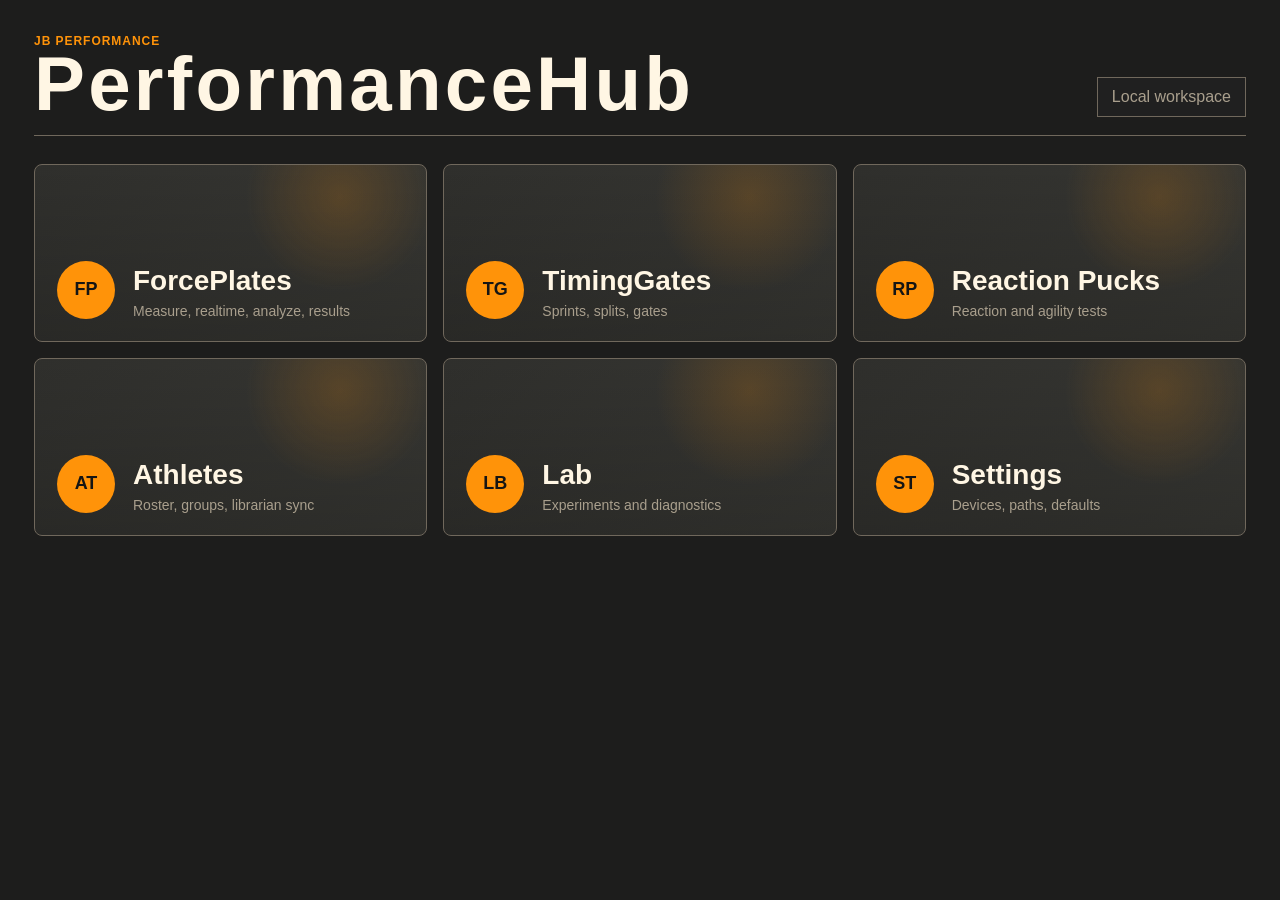
<file: index.html>
<!doctype html>
<html lang="en">
<head>
  <meta charset="utf-8">
  <meta name="viewport" content="width=device-width, initial-scale=1">
  <title>JB PerformanceHub</title>
  <link rel="stylesheet" href="core/theme/tokens.css">
  <link rel="stylesheet" href="core/ui/ui.css">
  <link rel="stylesheet" href="style.css">
</head>
<body data-module="hub">
  <main class="hubShell">
    <header class="hubHeader">
      <div>
        <p class="eyebrow">JB Performance</p>
        <h1>PerformanceHub</h1>
      </div>
      <div class="hubStatus">Local workspace</div>
    </header>

    <section class="moduleGrid" aria-label="PerformanceHub modules">
      <a class="moduleTile forceplates" href="modules/forceplates/index.html">
        <span class="moduleIcon">FP</span>
        <span>
          <strong>ForcePlates</strong>
          <small>Measure, realtime, analyze, results</small>
        </span>
      </a>
      <a class="moduleTile timinggates" href="modules/timinggates/index.html">
        <span class="moduleIcon">TG</span>
        <span>
          <strong>TimingGates</strong>
          <small>Sprints, splits, gates</small>
        </span>
      </a>
      <a class="moduleTile reactionpucks" href="modules/reactionpucks/index.html">
        <span class="moduleIcon">RP</span>
        <span>
          <strong>Reaction Pucks</strong>
          <small>Reaction and agility tests</small>
        </span>
      </a>
      <a class="moduleTile athletes" href="modules/athletes/index.html">
        <span class="moduleIcon">AT</span>
        <span>
          <strong>Athletes</strong>
          <small>Roster, groups, librarian sync</small>
        </span>
      </a>
      <a class="moduleTile lab" href="modules/lab/index.html">
        <span class="moduleIcon">LB</span>
        <span>
          <strong>Lab</strong>
          <small>Experiments and diagnostics</small>
        </span>
      </a>
      <a class="moduleTile settings" href="modules/settings/index.html">
        <span class="moduleIcon">ST</span>
        <span>
          <strong>Settings</strong>
          <small>Devices, paths, defaults</small>
        </span>
      </a>
    </section>
  </main>
  <script src="core/ui/dialog.js"></script>
  <script src="app.js"></script>
</body>
</html>
</file>
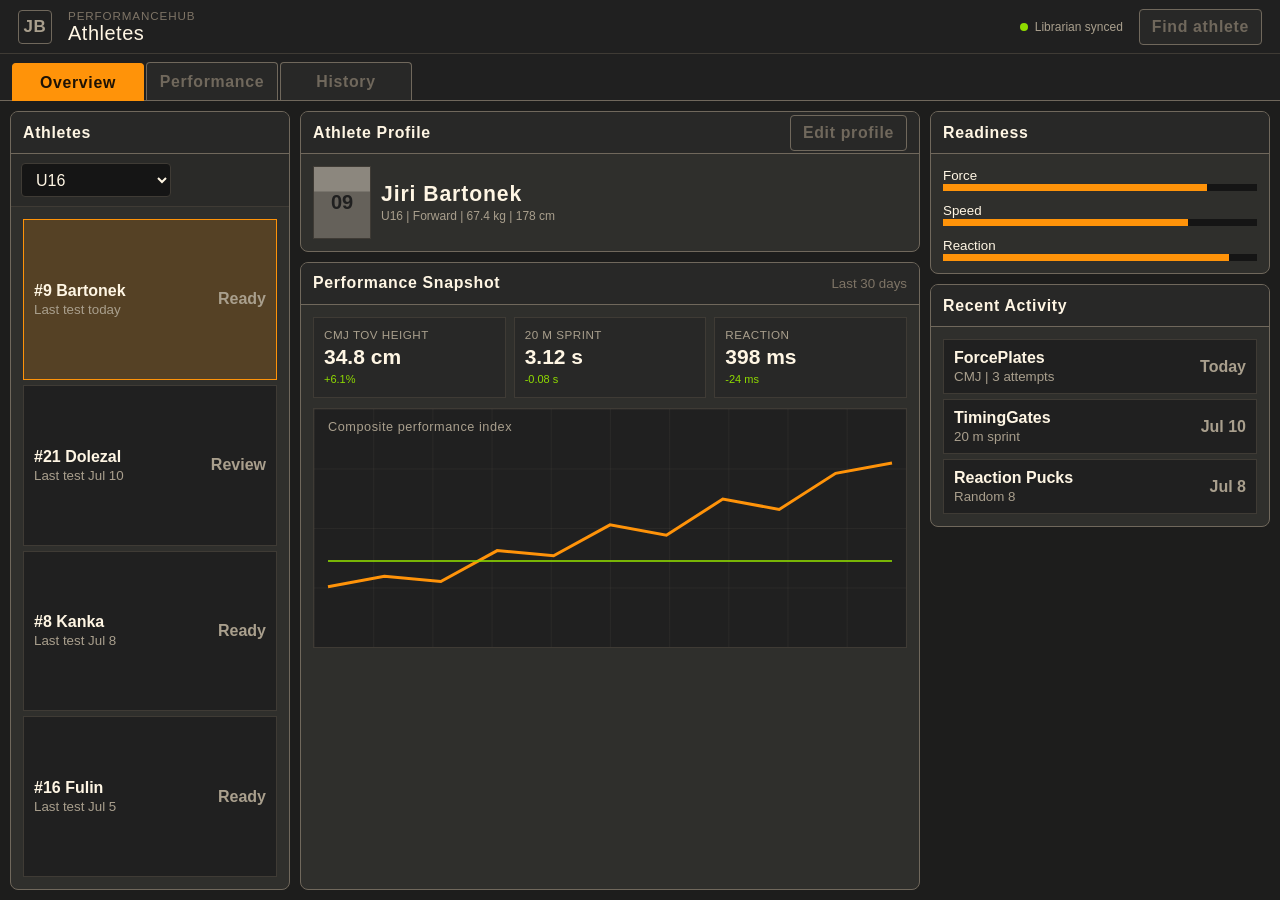
<file: modules/athletes/index.html>
<!doctype html><html lang="en"><head><meta charset="utf-8"><meta name="viewport" content="width=device-width,initial-scale=1"><title>JB PerformanceHub - Athletes</title><link rel="stylesheet" href="../../core/theme/tokens.css"><link rel="stylesheet" href="../../core/ui/ui.css"><link rel="stylesheet" href="../../core/ui/workspace.css"></head>
<body data-module="athletes"><main class="ph-app">
<header class="ph-topbar"><a class="ph-home" href="../../index.html">JB</a><div class="ph-title"><small>PerformanceHub</small><strong>Athletes</strong></div><div class="ph-topbar-fill"></div><div class="ph-connection">Librarian synced</div><button>Find athlete</button></header>
<nav class="ph-tabs"><button class="ph-tab jb-tab-01 active" data-ph-tab="overview">Overview</button><button class="ph-tab jb-tab-01" data-ph-tab="performance">Performance</button><button class="ph-tab jb-tab-01" data-ph-tab="history">History</button></nav>
<section class="ph-workspace">
<section class="ph-page ph-layout-dashboard active" data-ph-page="overview">
  <aside class="ph-panel"><header class="ph-panel-header"><h2>Athletes</h2></header><div class="ph-command-bar"><select><option>U16</option><option>U18</option><option>A-Team</option></select></div><div class="ph-panel-body ph-list"><div class="ph-list-item selected"><span><strong>#9 Bartonek</strong><small>Last test today</small></span><b class="ph-list-value">Ready</b></div><div class="ph-list-item"><span><strong>#21 Dolezal</strong><small>Last test Jul 10</small></span><b class="ph-list-value">Review</b></div><div class="ph-list-item"><span><strong>#8 Kanka</strong><small>Last test Jul 8</small></span><b class="ph-list-value">Ready</b></div><div class="ph-list-item"><span><strong>#16 Fulin</strong><small>Last test Jul 5</small></span><b class="ph-list-value">Ready</b></div></div></aside>
  <section class="ph-stack ph-stack-fill"><article class="ph-panel"><header class="ph-panel-header"><h2>Athlete Profile</h2><span class="ph-fill"></span><button>Edit profile</button></header><div class="ph-panel-body"><div class="ph-athlete"><div class="ph-avatar">09</div><div><h2>Jiri Bartonek</h2><p>U16 | Forward | 67.4 kg | 178 cm</p></div></div></div></article><article class="ph-panel"><header class="ph-panel-header"><h2>Performance Snapshot</h2><span class="ph-fill"></span><small>Last 30 days</small></header><div class="ph-panel-body"><div class="ph-metrics"><div class="ph-metric"><small>CMJ ToV height</small><strong>34.8 cm</strong><em>+6.1%</em></div><div class="ph-metric"><small>20 m sprint</small><strong>3.12 s</strong><em>-0.08 s</em></div><div class="ph-metric"><small>Reaction</small><strong>398 ms</strong><em>-24 ms</em></div></div><div class="ph-chart" style="margin-top:10px"><span class="ph-chart-label">Composite performance index</span><svg viewBox="0 0 100 40" preserveAspectRatio="none"><path d="M0,31 L10,29 L20,30 L30,24 L40,25 L50,19 L60,21 L70,14 L80,16 L90,9 L100,7"/><path class="secondary" d="M0,26 L100,26"/></svg></div></div></article></section>
  <aside class="ph-stack"><article class="ph-panel"><header class="ph-panel-header"><h2>Readiness</h2></header><div class="ph-panel-body ph-stack"><div><small>Force</small><div class="ph-progress"><span style="width:84%"></span></div></div><div><small>Speed</small><div class="ph-progress"><span style="width:78%"></span></div></div><div><small>Reaction</small><div class="ph-progress"><span style="width:91%"></span></div></div></div></article><article class="ph-panel"><header class="ph-panel-header"><h2>Recent Activity</h2></header><div class="ph-panel-body ph-list"><div class="ph-list-item"><span><strong>ForcePlates</strong><small>CMJ | 3 attempts</small></span><b class="ph-list-value">Today</b></div><div class="ph-list-item"><span><strong>TimingGates</strong><small>20 m sprint</small></span><b class="ph-list-value">Jul 10</b></div><div class="ph-list-item"><span><strong>Reaction Pucks</strong><small>Random 8</small></span><b class="ph-list-value">Jul 8</b></div></div></article></aside>
</section>
<section class="ph-page ph-layout-operational" data-ph-page="performance">
  <article class="ph-panel"><header class="ph-panel-header"><h2>Performance Trends</h2><span class="ph-fill"></span><select><option>Countermovement Jump</option><option>20 m Sprint</option><option>Random Reaction</option></select><select><option>90 days</option><option>Season</option></select></header><div class="ph-panel-body"><div class="ph-chart" style="min-height:420px"><span class="ph-chart-label">CMJ ToV height</span><svg viewBox="0 0 100 40" preserveAspectRatio="none"><path d="M0,29 L8,31 L16,26 L24,27 L32,22 L40,24 L48,17 L56,18 L64,14 L72,15 L80,10 L88,12 L100,7"/><path class="secondary" d="M0,25 L100,25"/></svg></div><div class="ph-metrics" style="margin-top:10px"><div class="ph-metric"><small>Current</small><strong>34.8 cm</strong></div><div class="ph-metric"><small>Personal best</small><strong>35.5 cm</strong></div><div class="ph-metric"><small>Percentile U16</small><strong>82nd</strong></div></div></div></article>
  <aside class="ph-stack"><article class="ph-panel"><header class="ph-panel-header"><h2>Metric</h2></header><div class="ph-panel-body ph-form-grid"><label class="ph-field wide">Discipline<select><option>Countermovement Jump</option></select></label><label class="ph-field wide">Metric<select><option>ToV Jump Height</option><option>Peak Propulsive Power</option><option>Asymmetry</option></select></label></div></article><article class="ph-panel"><header class="ph-panel-header"><h2>Coach Notes</h2></header><div class="ph-panel-body"><div class="ph-callout"><strong>Positive trend</strong><small>Jump height improved in four consecutive sessions while asymmetry remains below 5%.</small></div></div><div class="ph-panel-actions"><button>Add note</button></div></article></aside>
</section>
<section class="ph-page ph-layout-operational" data-ph-page="history">
  <article class="ph-panel"><header class="ph-panel-header"><h2>Measurement History</h2><span class="ph-fill"></span><button>Export athlete</button></header><div class="ph-command-bar"><select><option>All modules</option><option>ForcePlates</option><option>TimingGates</option></select><input placeholder="Search discipline"><span class="ph-fill"></span><select><option>This season</option></select></div><div class="ph-panel-body"><table class="ph-table"><tr><th>Date</th><th>Module</th><th>Discipline</th><th>Result</th><th>Session</th></tr><tr><td>Jul 12</td><td>ForcePlates</td><td>CMJ</td><td>34.8 cm</td><td>U16 jumps</td></tr><tr><td>Jul 10</td><td>TimingGates</td><td>20 m sprint</td><td>3.12 s</td><td>Acceleration</td></tr><tr><td>Jul 8</td><td>Reaction Pucks</td><td>Random 8</td><td>398 ms</td><td>Reaction baseline</td></tr><tr><td>Jul 2</td><td>ForcePlates</td><td>Squat Jump</td><td>31.2 cm</td><td>U16 jumps</td></tr></table></div></article>
  <aside class="ph-panel"><header class="ph-panel-header"><h2>Selected Result</h2></header><div class="ph-panel-body ph-stack"><div class="ph-metric"><small>CMJ ToV Height</small><strong>34.8 cm</strong><em>Personal percentile 94</em></div><div class="ph-placeholder-photo">Force curve preview</div><div class="ph-callout"><strong>Source retained</strong><small>Raw ForcePlate trace is available for re-analysis.</small></div></div><div class="ph-panel-actions"><button>Open in ForcePlates</button></div></aside>
</section>
</section></main><script src="../../core/ui/workspace.js"></script></body></html>
</file>
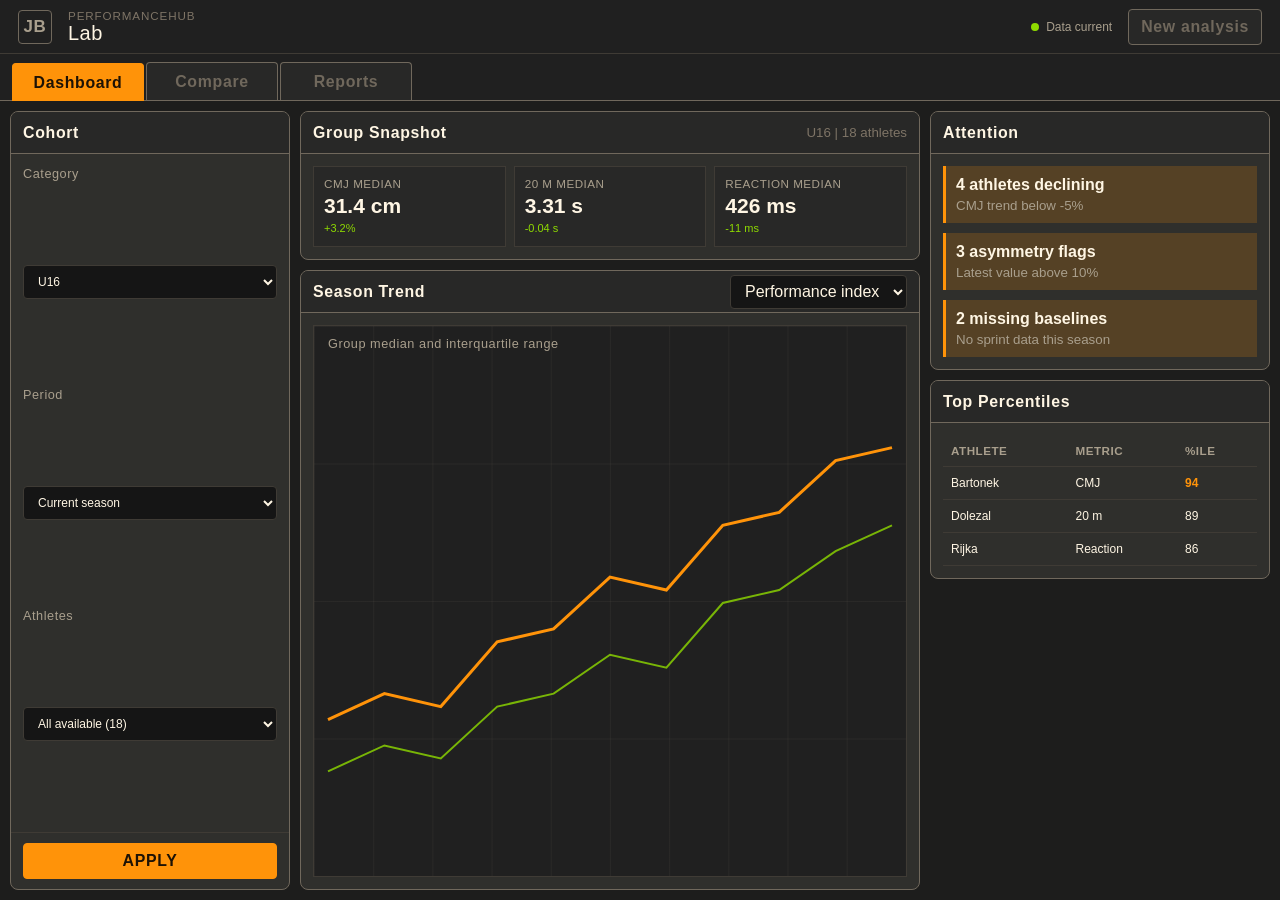
<file: modules/lab/index.html>
<!doctype html><html lang="en"><head><meta charset="utf-8"><meta name="viewport" content="width=device-width,initial-scale=1"><title>JB PerformanceHub - Lab</title><link rel="stylesheet" href="../../core/theme/tokens.css"><link rel="stylesheet" href="../../core/ui/ui.css"><link rel="stylesheet" href="../../core/ui/workspace.css"></head>
<body data-module="lab"><main class="ph-app"><header class="ph-topbar"><a class="ph-home" href="../../index.html">JB</a><div class="ph-title"><small>PerformanceHub</small><strong>Lab</strong></div><div class="ph-topbar-fill"></div><div class="ph-connection">Data current</div><button>New analysis</button></header><nav class="ph-tabs"><button class="ph-tab jb-tab-01 active" data-ph-tab="dashboard">Dashboard</button><button class="ph-tab jb-tab-01" data-ph-tab="compare">Compare</button><button class="ph-tab jb-tab-01" data-ph-tab="reports">Reports</button></nav><section class="ph-workspace">
<section class="ph-page ph-layout-dashboard active" data-ph-page="dashboard">
  <aside class="ph-panel"><header class="ph-panel-header"><h2>Cohort</h2></header><div class="ph-panel-body ph-form-grid"><label class="ph-field wide">Category<select><option>U16</option><option>U18</option><option>A-Team</option></select></label><label class="ph-field wide">Period<select><option>Current season</option><option>Last 30 days</option></select></label><label class="ph-field wide">Athletes<select><option>All available (18)</option></select></label></div><div class="ph-panel-actions"><button class="active">APPLY</button></div></aside>
  <section class="ph-stack ph-stack-fill"><article class="ph-panel"><header class="ph-panel-header"><h2>Group Snapshot</h2><span class="ph-fill"></span><small>U16 | 18 athletes</small></header><div class="ph-panel-body ph-metrics"><div class="ph-metric"><small>CMJ median</small><strong>31.4 cm</strong><em>+3.2%</em></div><div class="ph-metric"><small>20 m median</small><strong>3.31 s</strong><em>-0.04 s</em></div><div class="ph-metric"><small>Reaction median</small><strong>426 ms</strong><em>-11 ms</em></div></div></article><article class="ph-panel"><header class="ph-panel-header"><h2>Season Trend</h2><span class="ph-fill"></span><select><option>Performance index</option><option>CMJ</option><option>20 m sprint</option></select></header><div class="ph-panel-body"><div class="ph-chart" style="height:100%"><span class="ph-chart-label">Group median and interquartile range</span><svg viewBox="0 0 100 40" preserveAspectRatio="none"><path d="M0,29 L10,27 L20,28 L30,23 L40,22 L50,18 L60,19 L70,14 L80,13 L90,9 L100,8"/><path class="secondary" d="M0,33 L10,31 L20,32 L30,28 L40,27 L50,24 L60,25 L70,20 L80,19 L90,16 L100,14"/></svg></div></div></article></section>
  <aside class="ph-stack"><article class="ph-panel"><header class="ph-panel-header"><h2>Attention</h2></header><div class="ph-panel-body ph-stack"><div class="ph-callout"><strong>4 athletes declining</strong><small>CMJ trend below -5%</small></div><div class="ph-callout"><strong>3 asymmetry flags</strong><small>Latest value above 10%</small></div><div class="ph-callout"><strong>2 missing baselines</strong><small>No sprint data this season</small></div></div></article><article class="ph-panel"><header class="ph-panel-header"><h2>Top Percentiles</h2></header><div class="ph-panel-body"><table class="ph-table"><tr><th>Athlete</th><th>Metric</th><th>%ile</th></tr><tr><td>Bartonek</td><td>CMJ</td><td class="ph-rank">94</td></tr><tr><td>Dolezal</td><td>20 m</td><td>89</td></tr><tr><td>Rijka</td><td>Reaction</td><td>86</td></tr></table></div></article></aside>
</section>
<section class="ph-page ph-layout-operational" data-ph-page="compare">
  <article class="ph-panel"><header class="ph-panel-header"><h2>Cohort Comparison</h2><span class="ph-fill"></span><button>Save view</button></header><div class="ph-command-bar"><select><option>U16</option></select><strong>vs</strong><select><option>U18</option></select><span class="ph-fill"></span><select><option>CMJ ToV Height</option><option>20 m sprint</option></select></div><div class="ph-panel-body"><div class="ph-chart" style="min-height:430px"><span class="ph-chart-label">Distribution by cohort</span><svg viewBox="0 0 100 40" preserveAspectRatio="none"><path d="M0,35 C15,35 17,8 32,8 C47,8 48,35 62,35"/><path class="secondary" d="M28,35 C43,35 47,14 62,14 C77,14 82,35 100,35"/></svg></div></div></article>
  <aside class="ph-stack"><article class="ph-panel"><header class="ph-panel-header"><h2>Comparison</h2></header><div class="ph-panel-body ph-metrics" style="grid-template-columns:1fr"><div class="ph-metric"><small>U16 median</small><strong>31.4 cm</strong></div><div class="ph-metric"><small>U18 median</small><strong>34.7 cm</strong></div><div class="ph-metric"><small>Difference</small><strong>+10.5%</strong></div></div></article><article class="ph-panel"><header class="ph-panel-header"><h2>Interpretation</h2></header><div class="ph-panel-body"><div class="ph-callout"><strong>Expected separation</strong><small>The difference is consistent with age-group reference data. Six U16 athletes overlap the U18 median range.</small></div></div></article></aside>
</section>
<section class="ph-page ph-layout-dashboard" data-ph-page="reports">
  <aside class="ph-panel"><header class="ph-panel-header"><h2>Saved Reports</h2></header><div class="ph-panel-body ph-list"><div class="ph-list-item selected"><span><strong>Weekly readiness</strong><small>U16 | automatic</small></span><b class="ph-list-value">Today</b></div><div class="ph-list-item"><span><strong>Monthly development</strong><small>All categories</small></span><b class="ph-list-value">Jul 1</b></div><div class="ph-list-item"><span><strong>Pre-season baseline</strong><small>A-Team</small></span><b class="ph-list-value">Jun 18</b></div></div></aside>
  <article class="ph-panel"><header class="ph-panel-header"><h2>Weekly Readiness</h2><span class="ph-fill"></span><button>Export PDF</button></header><div class="ph-panel-body"><div class="ph-placeholder-photo">Report preview</div><div class="ph-metrics" style="margin-top:10px"><div class="ph-metric"><small>Ready</small><strong>12</strong></div><div class="ph-metric"><small>Monitor</small><strong>4</strong></div><div class="ph-metric"><small>Review</small><strong>2</strong></div></div></div></article>
  <aside class="ph-panel"><header class="ph-panel-header"><h2>Report Builder</h2></header><div class="ph-panel-body ph-form-grid"><label class="ph-field wide">Template<select><option>Weekly readiness</option></select></label><label class="ph-field wide">Category<select><option>U16</option></select></label><label class="ph-field wide">Included modules<select><option>All measurement modules</option></select></label><label class="ph-field wide">Recipients<input value="Coaching staff"></label></div><div class="ph-panel-actions"><button class="active">GENERATE</button></div></aside>
</section>
</section></main><script src="../../core/ui/workspace.js"></script></body></html>
</file>
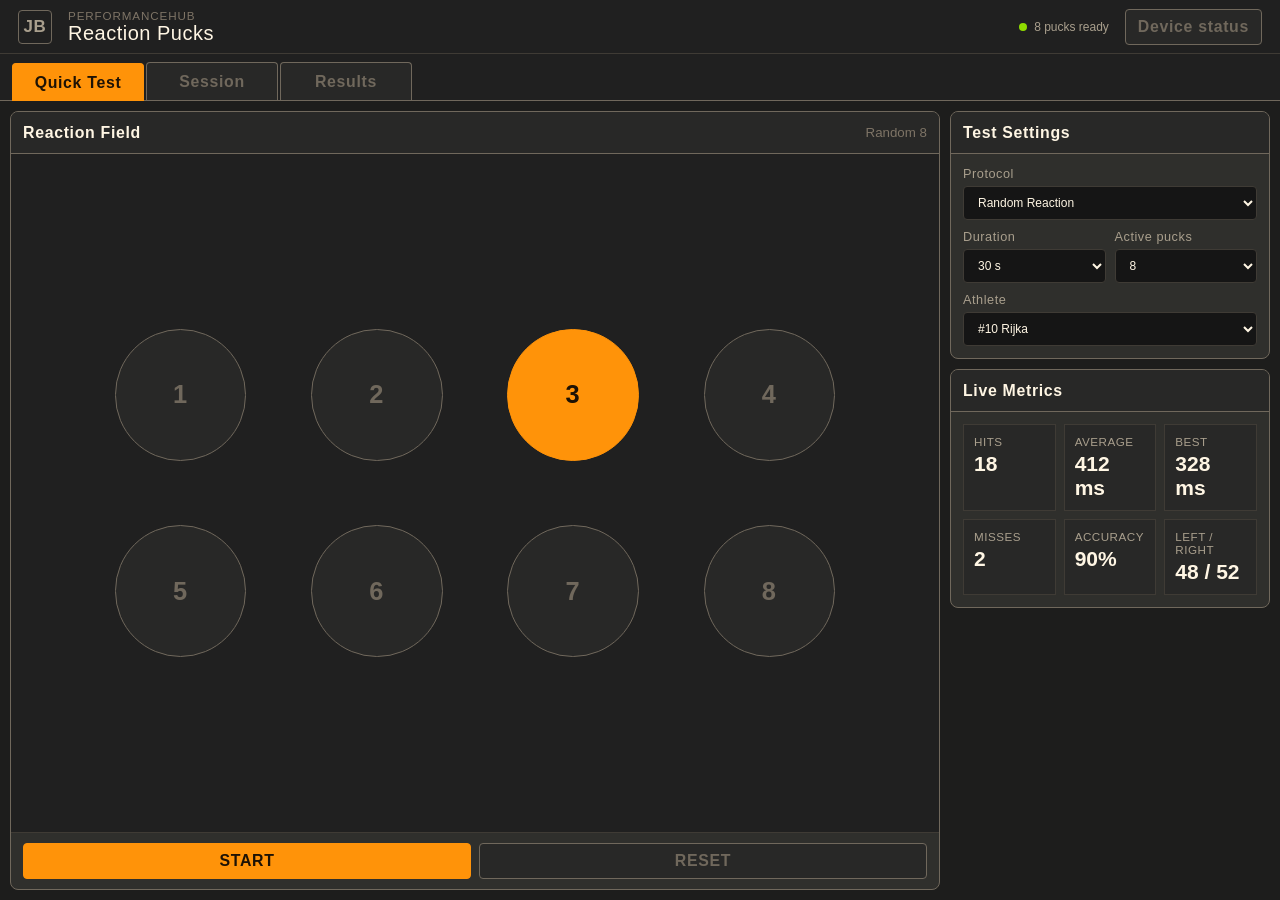
<file: modules/reactionpucks/index.html>
<!doctype html>
<html lang="en">
<head>
  <meta charset="utf-8"><meta name="viewport" content="width=device-width, initial-scale=1">
  <title>JB PerformanceHub - Reaction Pucks</title>
  <link rel="stylesheet" href="../../core/theme/tokens.css"><link rel="stylesheet" href="../../core/ui/ui.css"><link rel="stylesheet" href="../../core/ui/workspace.css">
</head>
<body data-module="reactionpucks">
<main class="ph-app">
  <header class="ph-topbar"><a class="ph-home" href="../../index.html">JB</a><div class="ph-title"><small>PerformanceHub</small><strong>Reaction Pucks</strong></div><div class="ph-topbar-fill"></div><div class="ph-connection">8 pucks ready</div><button type="button">Device status</button></header>
  <nav class="ph-tabs"><button class="ph-tab jb-tab-01 active" data-ph-tab="test">Quick Test</button><button class="ph-tab jb-tab-01" data-ph-tab="session">Session</button><button class="ph-tab jb-tab-01" data-ph-tab="results">Results</button></nav>
  <section class="ph-workspace">
    <section class="ph-page ph-layout-operational active" data-ph-page="test">
      <article class="ph-panel"><header class="ph-panel-header"><h2>Reaction Field</h2><span class="ph-fill"></span><small>Random 8</small></header><div class="ph-panel-body" style="display:grid;place-items:center;background:var(--jb-color-bg-panel-3)"><div style="width:min(720px,90%);aspect-ratio:2/1;display:grid;grid-template-columns:repeat(4,1fr);gap:9%;align-items:center">
        <button style="aspect-ratio:1;border-radius:50%;font-size:24px">1</button><button style="aspect-ratio:1;border-radius:50%;font-size:24px">2</button><button class="active" style="aspect-ratio:1;border-radius:50%;font-size:24px">3</button><button style="aspect-ratio:1;border-radius:50%;font-size:24px">4</button><button style="aspect-ratio:1;border-radius:50%;font-size:24px">5</button><button style="aspect-ratio:1;border-radius:50%;font-size:24px">6</button><button style="aspect-ratio:1;border-radius:50%;font-size:24px">7</button><button style="aspect-ratio:1;border-radius:50%;font-size:24px">8</button>
      </div></div><div class="ph-panel-actions"><button class="active" data-ph-action="toggle-run">START</button><button>RESET</button></div></article>
      <aside class="ph-stack"><article class="ph-panel"><header class="ph-panel-header"><h2>Test Settings</h2></header><div class="ph-panel-body ph-form-grid"><label class="ph-field wide">Protocol<select><option>Random Reaction</option><option>Go / No-Go</option><option>Sequence Memory</option></select></label><label class="ph-field">Duration<select><option>30 s</option><option>45 s</option><option>60 s</option></select></label><label class="ph-field">Active pucks<select><option>8</option><option>6</option><option>4</option></select></label><label class="ph-field wide">Athlete<select><option>#10 Rijka</option><option>#9 Bartonek</option></select></label></div></article><article class="ph-panel"><header class="ph-panel-header"><h2>Live Metrics</h2></header><div class="ph-panel-body ph-metrics"><div class="ph-metric"><small>Hits</small><strong>18</strong></div><div class="ph-metric"><small>Average</small><strong>412 ms</strong></div><div class="ph-metric"><small>Best</small><strong>328 ms</strong></div><div class="ph-metric"><small>Misses</small><strong>2</strong></div><div class="ph-metric"><small>Accuracy</small><strong>90%</strong></div><div class="ph-metric"><small>Left / Right</small><strong>48 / 52</strong></div></div></article></aside>
    </section>
    <section class="ph-page ph-layout-dashboard" data-ph-page="session">
      <aside class="ph-panel"><header class="ph-panel-header"><h2>Athletes</h2></header><div class="ph-command-bar"><select><option>U16</option></select></div><div class="ph-panel-body ph-list"><div class="ph-list-item selected"><span><strong>#10 Rijka</strong><small>2 attempts</small></span><b class="ph-list-value">412 ms</b></div><div class="ph-list-item"><span><strong>#9 Bartonek</strong><small>3 attempts</small></span><b class="ph-list-value">398 ms</b></div><div class="ph-list-item"><span><strong>#21 Dolezal</strong><small>Waiting</small></span><b class="ph-list-value">--</b></div></div></aside>
      <section class="ph-stack ph-stack-fill"><article class="ph-panel"><header class="ph-panel-header"><h2>Current Athlete</h2></header><div class="ph-panel-body"><div class="ph-athlete"><div class="ph-avatar">10</div><div><h2>Martin Rijka</h2><p>U16 | attempt 3</p></div></div></div></article><article class="ph-panel"><header class="ph-panel-header"><h2>Current Test</h2><span class="ph-fill"></span><small>Random Reaction</small></header><div class="ph-panel-body"><div class="ph-chart"><span class="ph-chart-label">Reaction time per hit</span><svg viewBox="0 0 100 40" preserveAspectRatio="none"><path d="M0,20 L7,27 L14,18 L21,25 L28,14 L35,19 L42,9 L49,24 L56,16 L63,12 L70,20 L77,8 L84,14 L92,7 L100,11"/></svg></div></div><div class="ph-panel-actions"><button class="active" data-ph-action="toggle-run">START</button><button>DISCARD</button></div></article></section>
      <aside class="ph-stack"><article class="ph-panel"><header class="ph-panel-header"><h2>Session</h2></header><div class="ph-panel-body ph-form-grid"><label class="ph-field wide">Name<input value="U16 reaction baseline"></label><label class="ph-field wide">Protocol<select><option>Random Reaction</option></select></label></div><div class="ph-panel-actions"><button class="active">IN PROGRESS</button><button>STOP</button></div></article><article class="ph-panel"><header class="ph-panel-header"><h2>Leaderboard</h2></header><div class="ph-panel-body"><table class="ph-table"><tr><th>#</th><th>Athlete</th><th>Avg.</th></tr><tr><td class="ph-rank">1</td><td>Bartonek</td><td>398 ms</td></tr><tr><td>2</td><td>Rijka</td><td>412 ms</td></tr><tr><td>3</td><td>Kanka</td><td>427 ms</td></tr></table></div></article></aside>
    </section>
    <section class="ph-page ph-layout-dashboard" data-ph-page="results">
      <aside class="ph-panel"><header class="ph-panel-header"><h2>Sessions</h2></header><div class="ph-panel-body ph-list"><div class="ph-list-item selected"><span><strong>U16 reaction baseline</strong><small>Today | Random 8</small></span><b class="ph-list-value">12 athletes</b></div><div class="ph-list-item"><span><strong>U18 Go / No-Go</strong><small>Jul 10</small></span><b class="ph-list-value">16 athletes</b></div></div></aside>
      <article class="ph-panel"><header class="ph-panel-header"><h2>Group Distribution</h2><span class="ph-fill"></span><button>Export</button></header><div class="ph-panel-body"><div class="ph-metrics"><div class="ph-metric"><small>Median reaction</small><strong>421 ms</strong></div><div class="ph-metric"><small>Accuracy</small><strong>91%</strong></div><div class="ph-metric"><small>Consistency</small><strong>7.8%</strong></div></div><div class="ph-chart" style="margin-top:10px"><span class="ph-chart-label">Reaction time and accuracy trend</span><svg viewBox="0 0 100 40" preserveAspectRatio="none"><path d="M0,28 L10,27 L20,25 L30,26 L40,21 L50,20 L60,17 L70,18 L80,13 L90,11 L100,9"/><path class="secondary" d="M0,16 L10,17 L20,15 L30,14 L40,13 L50,12 L60,13 L70,9 L80,10 L90,7 L100,8"/></svg></div></div></article>
      <aside class="ph-panel"><header class="ph-panel-header"><h2>Highlights</h2></header><div class="ph-panel-body ph-stack"><div class="ph-callout"><strong>Best improvement</strong><small>Kanka -38 ms since June</small></div><div class="ph-callout"><strong>Most consistent</strong><small>Bartonek CV 4.2%</small></div><div class="ph-callout"><strong>Review</strong><small>2 athletes below 80% accuracy</small></div></div></aside>
    </section>
  </section>
</main>
<script src="../../core/ui/workspace.js"></script>
</body></html>
</file>
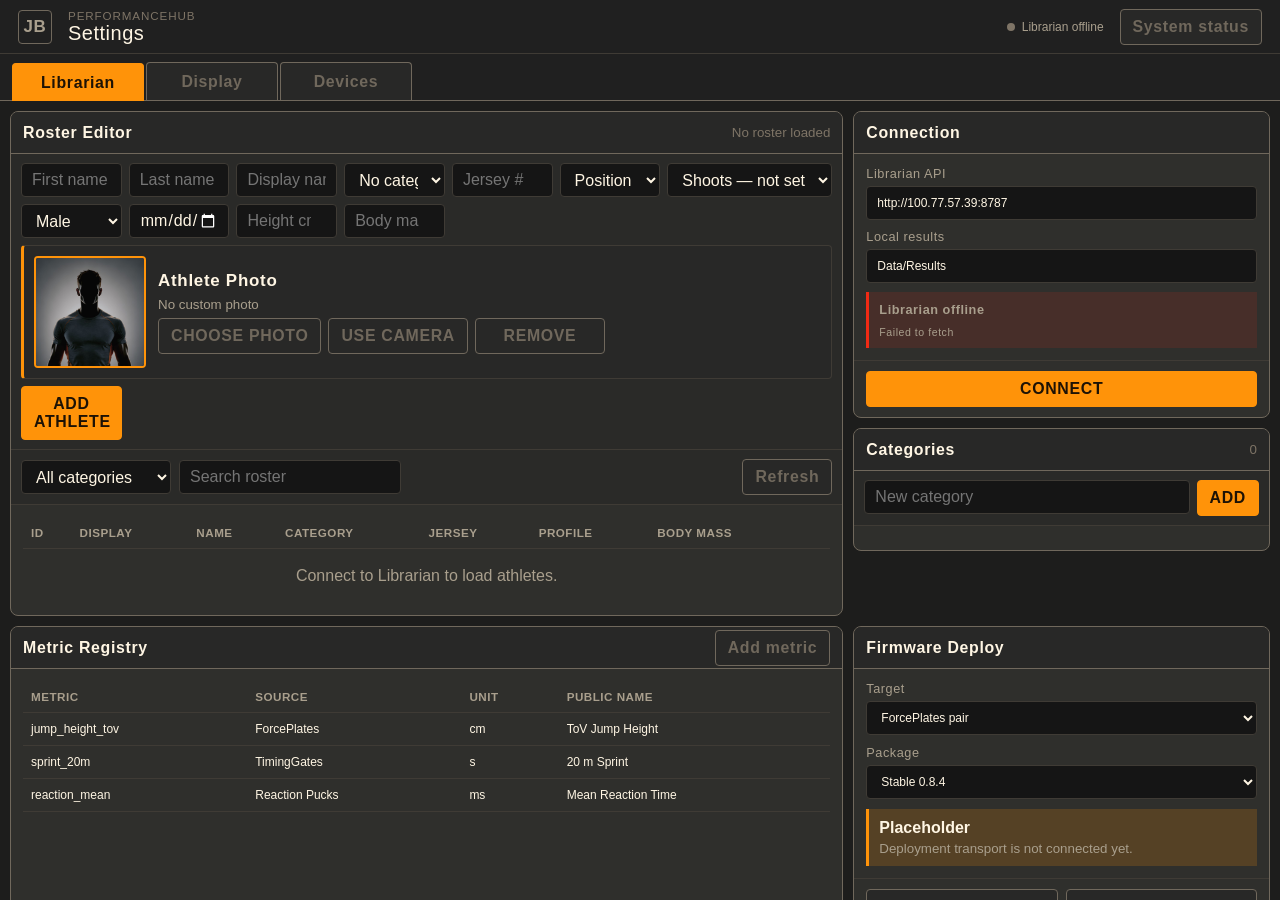
<file: modules/settings/index.html>
<!doctype html>
<html lang="en">
<head>
  <meta charset="utf-8">
  <meta name="viewport" content="width=device-width,initial-scale=1">
  <title>JB PerformanceHub - Settings</title>
  <link rel="stylesheet" href="../../core/theme/tokens.css">
  <link rel="stylesheet" href="../../core/ui/ui.css">
  <link rel="stylesheet" href="../../core/ui/workspace.css">
  <link rel="stylesheet" href="settings.css?v=20260721-athlete-photo1">
</head>
<body data-module="settings">
<main class="ph-app">
  <header class="ph-topbar">
    <a class="ph-home" href="../../index.html">JB</a>
    <div class="ph-title"><small>PerformanceHub</small><strong>Settings</strong></div>
    <div class="ph-topbar-fill"></div>
    <div id="librarianConnectionStatus" class="ph-connection offline">Librarian not checked</div>
    <button id="systemRefresh" type="button">System status</button>
  </header>
  <nav class="ph-tabs">
    <button class="ph-tab jb-tab-01 active" data-ph-tab="librarian" type="button">Librarian</button>
    <button class="ph-tab jb-tab-01" data-ph-tab="display" type="button">Display</button>
    <button class="ph-tab jb-tab-01" data-ph-tab="devices" type="button">Devices</button>
  </nav>
  <section class="ph-workspace">
    <section class="ph-page ph-layout-config active" data-ph-page="librarian">
      <article class="ph-panel">
        <header class="ph-panel-header"><h2>Roster Editor</h2><span class="ph-fill"></span><small id="rosterCount">No roster loaded</small></header>
        <form id="athleteForm" class="ph-inline-editor">
          <input id="athleteFirstName" required placeholder="First name">
          <input id="athleteLastName" required placeholder="Last name">
          <input id="athleteDisplayName" placeholder="Display name">
          <select id="athleteCategory"><option value="">No category</option></select>
          <input id="athleteJersey" placeholder="Jersey #">
          <select id="athletePosition">
            <option value="">Position — not set</option>
            <option value="LD">LD — Defense</option>
            <option value="RD">RD — Defense</option>
            <option value="LW">LW — Forward</option>
            <option value="RW">RW — Forward</option>
            <option value="C">C — Forward</option>
            <option value="G">G — Goalie</option>
          </select>
          <select id="athleteShoots">
            <option value="">Shoots — not set</option>
            <option value="Left">Shoots — Left</option>
            <option value="Right">Shoots — Right</option>
          </select>
          <select id="athleteSex">
            <option value="male" selected>Male</option>
            <option value="female">Female</option>
          </select>
          <input id="athleteDateOfBirth" type="date" title="Date of birth">
          <input id="athleteHeight" type="number" min="50" max="250" step="0.1" placeholder="Height cm">
          <input id="athleteBodyMass" type="number" min="10" max="300" step="0.1" placeholder="Body mass kg">
          <input id="athletePhotoId" type="hidden">
          <section class="ph-athlete-photo-editor">
            <img id="athletePhotoPreview" alt="Athlete photo preview">
            <div class="ph-athlete-photo-copy">
              <strong>Athlete Photo</strong>
              <small id="athletePhotoStatus">No custom photo</small>
              <div class="ph-athlete-photo-actions">
                <button id="athleteChoosePhoto" type="button">CHOOSE PHOTO</button>
                <button id="athleteUseCamera" type="button">USE CAMERA</button>
                <button id="athleteRemovePhoto" type="button">REMOVE</button>
              </div>
            </div>
            <input id="athletePhotoFile" type="file" accept="image/jpeg,image/png,image/webp" hidden>
          </section>
          <button id="athleteSubmit" class="active" type="submit">ADD ATHLETE</button>
          <button id="athleteCancelEdit" class="hidden" type="button">CANCEL</button>
        </form>
        <div class="ph-command-bar">
          <select id="rosterCategoryFilter"><option value="">All categories</option></select>
          <input id="rosterSearch" placeholder="Search roster">
          <span class="ph-fill"></span>
          <button id="refreshRoster" type="button">Refresh</button>
        </div>
        <div class="ph-panel-body">
          <table class="ph-table"><thead><tr><th>ID</th><th>Display</th><th>Name</th><th>Category</th><th>Jersey</th><th>Profile</th><th>Body mass</th><th></th></tr></thead><tbody id="athleteTableBody"></tbody></table>
          <div id="rosterEmpty" class="ph-empty">Connect to Librarian to load athletes.</div>
        </div>
      </article>
      <aside class="ph-stack">
        <article class="ph-panel">
          <header class="ph-panel-header"><h2>Connection</h2></header>
          <div class="ph-panel-body ph-form-grid">
            <label class="ph-field wide">Librarian API<input id="librarianApiInput" value="http://100.77.57.39:8787"></label>
            <label class="ph-field wide">Local results<input id="localResultsPath" value="Data/Results"></label>
            <div id="librarianDetail" class="ph-callout ph-field wide"><strong>Not checked</strong><small>Use Connect to verify the service.</small></div>
          </div>
          <div class="ph-panel-actions"><button id="connectLibrarian" class="active" type="button">CONNECT</button></div>
        </article>
        <article class="ph-panel">
          <header class="ph-panel-header"><h2>Categories</h2><span class="ph-fill"></span><small id="categoryCount">0</small></header>
          <form id="categoryForm" class="ph-inline-editor compact"><input id="categoryName" required placeholder="New category"><button class="active" type="submit">ADD</button></form>
          <div id="categoryList" class="ph-panel-body ph-list"></div>
        </article>
      </aside>
      <article class="ph-panel">
        <header class="ph-panel-header"><h2>Metric Registry</h2><span class="ph-fill"></span><button type="button">Add metric</button></header>
        <div class="ph-panel-body"><table class="ph-table"><tr><th>Metric</th><th>Source</th><th>Unit</th><th>Public name</th></tr><tr><td>jump_height_tov</td><td>ForcePlates</td><td>cm</td><td>ToV Jump Height</td></tr><tr><td>sprint_20m</td><td>TimingGates</td><td>s</td><td>20 m Sprint</td></tr><tr><td>reaction_mean</td><td>Reaction Pucks</td><td>ms</td><td>Mean Reaction Time</td></tr></table></div>
      </article>
      <aside class="ph-panel">
        <header class="ph-panel-header"><h2>Firmware Deploy</h2></header>
        <div class="ph-panel-body ph-stack"><label class="ph-field">Target<select><option>ForcePlates pair</option><option>TimingGates nodes</option><option>Reaction Pucks</option></select></label><label class="ph-field">Package<select><option>Stable 0.8.4</option><option>Bring-up 0.9.0</option></select></label><div class="ph-callout"><strong>Placeholder</strong><small>Deployment transport is not connected yet.</small></div></div>
        <div class="ph-panel-actions"><button type="button">VALIDATE</button><button type="button">DEPLOY</button></div>
      </aside>
    </section>

    <section class="ph-page ph-layout-config" data-ph-page="display">
      <article class="ph-panel"><header class="ph-panel-header"><h2>Interface Theme</h2><span class="ph-fill"></span><button type="button">Restore defaults</button></header><div class="ph-panel-body"><h3 class="ph-section-title">Shared palette</h3><div class="ph-swatch-row"><label class="ph-swatch"><input type="color" value="#ff9309"><span><strong>Primary</strong><small class="jb-muted">Active states and primary actions</small></span></label><label class="ph-swatch"><input type="color" value="#8fdb00"><span><strong>Secondary</strong><small class="jb-muted">Positive status and comparison</small></span></label><label class="ph-swatch"><input type="color" value="#1d1d1c"><span><strong>Application</strong><small class="jb-muted">Global background</small></span></label><label class="ph-swatch"><input type="color" value="#2f2f2c"><span><strong>Panel</strong><small class="jb-muted">Workspace surfaces</small></span></label></div><h3 class="ph-section-title ph-section-gap">Component scale</h3><div class="ph-form-grid"><label class="ph-field">UI font<select><option>Trebuchet MS</option></select></label><label class="ph-field">Density<select><option>Compact</option><option>Comfortable</option><option>Touch</option></select></label><label class="ph-field">Tab style<select><option>Tab 01</option></select></label><label class="ph-field">Card radius<select><option>8 px</option><option>4 px</option><option>Square</option></select></label></div></div><div class="ph-panel-actions"><button class="active" type="button">APPLY THEME</button></div></article>
      <aside class="ph-panel"><header class="ph-panel-header"><h2>Live Preview</h2></header><div class="ph-panel-body ph-stack"><div class="ph-panel"><header class="ph-panel-header"><h2>Panel Header</h2></header><div class="ph-panel-body"><div class="ph-metrics metric-two"><div class="ph-metric"><small>Metric</small><strong>34.8</strong></div><div class="ph-metric"><small>Status</small><strong>Ready</strong></div></div></div><div class="ph-panel-actions"><button type="button">SECONDARY</button><button class="active" type="button">PRIMARY</button></div></div></div></aside>
      <article class="ph-panel"><header class="ph-panel-header"><h2>Module Overrides</h2><span class="ph-fill"></span><small>Disabled by default</small></header><div class="ph-panel-body"><table class="ph-table"><tr><th>Module</th><th>Primary</th><th>Secondary</th><th>Use override</th></tr><tr><td>ForcePlates</td><td>#ff9309</td><td>#8fdb00</td><td><input type="checkbox"></td></tr><tr><td>TimingGates</td><td>#ff9309</td><td>#8fdb00</td><td><input type="checkbox"></td></tr><tr><td>Reaction Pucks</td><td>#ff9309</td><td>#8fdb00</td><td><input type="checkbox"></td></tr></table></div></article>
      <aside class="ph-panel"><header class="ph-panel-header"><h2>Accessibility</h2></header><div class="ph-panel-body ph-form-grid"><label class="ph-field wide">Contrast<select><option>Standard</option><option>High contrast</option></select></label><label class="ph-field wide">Motion<select><option>Reduced</option><option>Full</option></select></label></div></aside>
    </section>

    <section class="ph-page ph-layout-operational" data-ph-page="devices">
      <article class="ph-panel"><header class="ph-panel-header"><h2>Device Registry</h2><span class="ph-fill"></span><button type="button">Discover</button></header><div class="ph-command-bar"><select><option>All modules</option><option>ForcePlates</option><option>TimingGates</option></select><input placeholder="Search device"></div><div class="ph-panel-body ph-device-grid"><div class="ph-device"><i class="ph-device-state"></i><strong>ForcePlate Left</strong><small>192.168.4.1 | FW 0.8.4</small></div><div class="ph-device"><i class="ph-device-state"></i><strong>ForcePlate Right</strong><small>192.168.4.2 | FW 0.8.4</small></div><div class="ph-device"><i class="ph-device-state"></i><strong>TG Receiver 1</strong><small>Battery 86% | FW 1.2.1</small></div><div class="ph-device"><i class="ph-device-state"></i><strong>TG Emitter 1</strong><small>Battery 91% | FW 1.2.1</small></div></div></article>
      <aside class="ph-stack"><article class="ph-panel"><header class="ph-panel-header"><h2>Selected Device</h2></header><div class="ph-panel-body ph-form-grid"><label class="ph-field wide">Name<input value="ForcePlate Left"></label><label class="ph-field wide">Role<select><option>Left plate</option><option>Right plate</option></select></label><label class="ph-field wide">Update channel<select><option>Stable</option><option>Bring-up</option></select></label></div><div class="ph-panel-actions"><button type="button">SAVE</button></div></article><article class="ph-panel"><header class="ph-panel-header"><h2>Health</h2></header><div class="ph-panel-body ph-stack"><div class="ph-callout"><strong>Online</strong><small>Last seen 2 seconds ago</small></div><div class="ph-metric"><small>Calibration age</small><strong>12 days</strong></div></div></article></aside>
    </section>
  </section>
</main>

<section id="photoCropModal" class="ph-photo-modal hidden" role="dialog" aria-modal="true" aria-labelledby="photoCropTitle">
  <div class="ph-photo-dialog">
    <header>
      <div><small>ATHLETE PHOTO</small><h2 id="photoCropTitle">Align &amp; Crop</h2></div>
      <button id="photoCropClose" type="button" aria-label="Close photo editor">×</button>
    </header>
    <div class="ph-photo-dialog-body">
      <div class="ph-photo-canvas-wrap">
        <canvas id="photoCropCanvas" width="512" height="512"></canvas>
        <small id="photoDetectionStatus">Preparing photo…</small>
      </div>
      <div class="ph-photo-controls">
        <label>Horizontal Position <output id="photoCropXValue"></output><input id="photoCropX" type="range" min="0" max="100" step="0.1"></label>
        <label>Vertical Position <output id="photoCropYValue"></output><input id="photoCropY" type="range" min="0" max="100" step="0.1"></label>
        <label>Zoom <output id="photoCropZoomValue"></output><input id="photoCropZoom" type="range" min="50" max="300" step="1" value="100"></label>
        <label>Rotation <output id="photoCropRotationValue"></output><input id="photoCropRotation" type="range" min="-30" max="30" step="0.1" value="0"></label>
        <div class="ph-photo-background-controls">
          <label>Background
            <select id="photoBackgroundMode">
              <option value="original">Original</option>
              <option value="blur">Blur</option>
              <option value="neutral">Neutral</option>
            </select>
          </label>
          <label id="photoBackgroundBlurRow">Blur Strength <output id="photoBackgroundBlurValue">18</output><input id="photoBackgroundBlur" type="range" min="2" max="40" step="1" value="18"></label>
          <label id="photoMaskInsetRow">Mask Edge <output id="photoMaskInsetValue">0 px</output><input id="photoMaskInset" type="range" min="-2" max="2" step="1" value="0"></label>
          <small id="photoBackgroundStatus">PP-HumanSeg is preparing the athlete mask…</small>
        </div>
        <div class="ph-photo-tip">Drag the preview to reposition. Use the mouse wheel to zoom.</div>
        <button id="photoCropReset" type="button">RESET AUTO ALIGNMENT</button>
      </div>
    </div>
    <footer>
      <button id="photoCropCancel" type="button">CANCEL</button>
      <button id="photoCropApply" class="active" type="button">USE PHOTO</button>
    </footer>
  </div>
</section>

<section id="photoCameraModal" class="ph-photo-modal hidden" role="dialog" aria-modal="true" aria-labelledby="photoCameraTitle">
  <div class="ph-photo-dialog ph-camera-dialog">
    <header>
      <div><small>ATHLETE PHOTO</small><h2 id="photoCameraTitle">Camera</h2></div>
      <button id="photoCameraClose" type="button" aria-label="Close camera">×</button>
    </header>
    <div class="ph-camera-body">
      <video id="photoCameraVideo" autoplay playsinline muted></video>
      <div class="ph-camera-tools">
        <label>Camera<select id="photoCameraSelect"></select></label>
        <small id="photoCameraStatus">Requesting camera…</small>
      </div>
    </div>
    <footer>
      <button id="photoCameraCancel" type="button">CANCEL</button>
      <button id="photoCameraCapture" class="active" type="button">CAPTURE</button>
    </footer>
  </div>
</section>

<script src="../../core/config/config.js"></script>
<script src="../../core/ui/workspace.js"></script>
<script src="../../core/ui/dialog.js"></script>
<script src="settings.js?v=20260721-athlete-background3"></script>
</body>
</html>
</file>
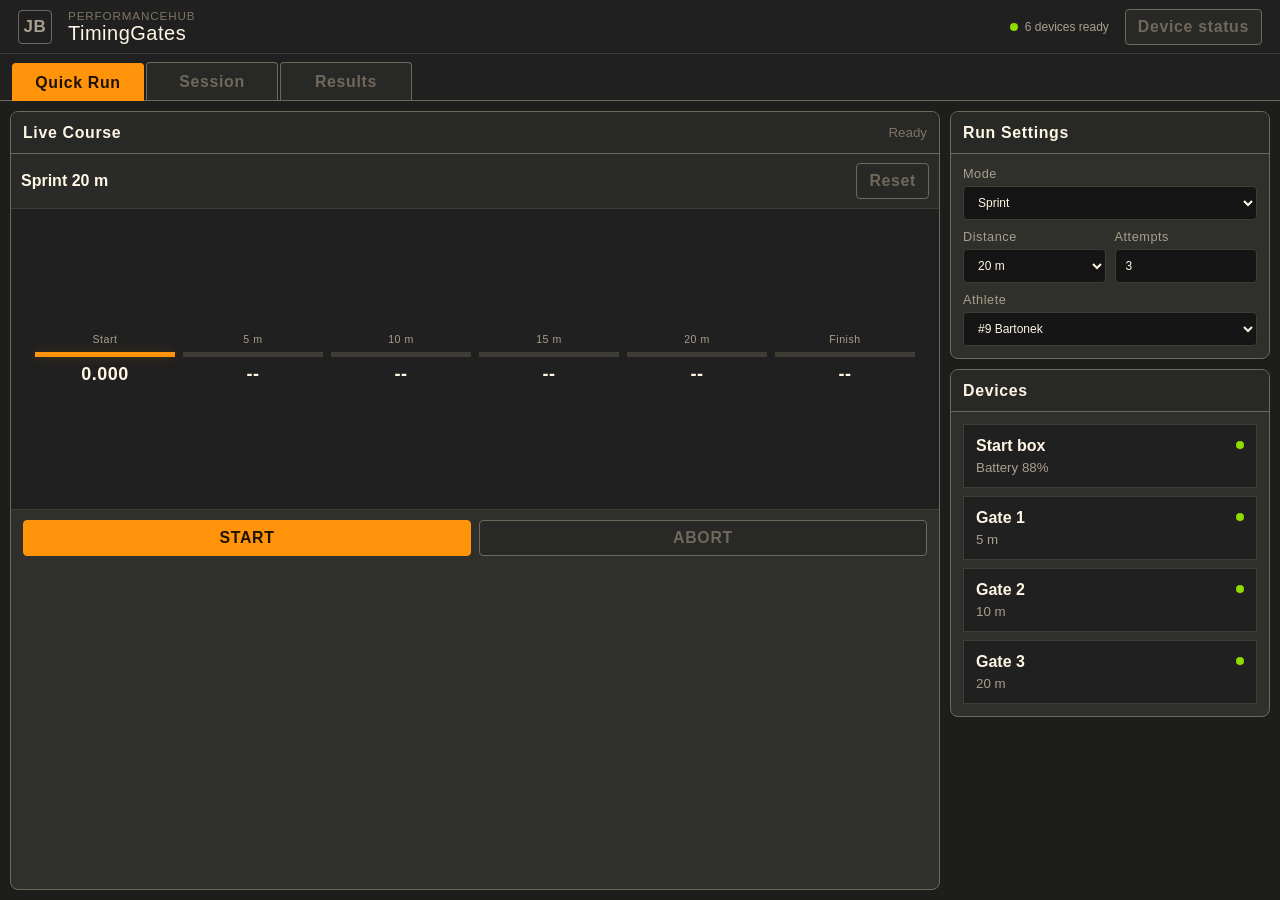
<file: modules/timinggates/index.html>
<!doctype html>
<html lang="en">
<head>
  <meta charset="utf-8">
  <meta name="viewport" content="width=device-width, initial-scale=1">
  <title>JB PerformanceHub - TimingGates</title>
  <link rel="stylesheet" href="../../core/theme/tokens.css">
  <link rel="stylesheet" href="../../core/ui/ui.css">
  <link rel="stylesheet" href="../../core/ui/workspace.css">
</head>
<body data-module="timinggates">
  <main class="ph-app">
    <header class="ph-topbar">
      <a class="ph-home" href="../../index.html" aria-label="Back to hub">JB</a>
      <div class="ph-title"><small>PerformanceHub</small><strong>TimingGates</strong></div>
      <div class="ph-topbar-fill"></div>
      <div class="ph-connection">6 devices ready</div>
      <button type="button">Device status</button>
    </header>
    <nav class="ph-tabs" role="tablist">
      <button class="ph-tab jb-tab-01 active" data-ph-tab="quick" type="button">Quick Run</button>
      <button class="ph-tab jb-tab-01" data-ph-tab="session" type="button">Session</button>
      <button class="ph-tab jb-tab-01" data-ph-tab="results" type="button">Results</button>
    </nav>
    <section class="ph-workspace">
      <section class="ph-page ph-layout-operational active" data-ph-page="quick">
        <article class="ph-panel">
          <header class="ph-panel-header"><h2>Live Course</h2><span class="ph-fill"></span><small>Ready</small></header>
          <div class="ph-command-bar"><strong>Sprint 20 m</strong><span class="ph-fill"></span><button type="button">Reset</button></div>
          <div class="ph-lane">
            <div class="ph-gate active"><small>Start</small><div class="ph-gate-line"></div><strong>0.000</strong></div>
            <div class="ph-gate"><small>5 m</small><div class="ph-gate-line"></div><strong>--</strong></div>
            <div class="ph-gate"><small>10 m</small><div class="ph-gate-line"></div><strong>--</strong></div>
            <div class="ph-gate"><small>15 m</small><div class="ph-gate-line"></div><strong>--</strong></div>
            <div class="ph-gate"><small>20 m</small><div class="ph-gate-line"></div><strong>--</strong></div>
            <div class="ph-gate"><small>Finish</small><div class="ph-gate-line"></div><strong>--</strong></div>
          </div>
          <div class="ph-panel-actions"><button class="active" data-ph-action="toggle-run" type="button">START</button><button type="button">ABORT</button></div>
        </article>
        <aside class="ph-stack">
          <article class="ph-panel"><header class="ph-panel-header"><h2>Run Settings</h2></header><div class="ph-panel-body ph-form-grid">
            <label class="ph-field wide">Mode<select><option>Sprint</option><option>Flying Sprint</option><option>Shuttle</option></select></label>
            <label class="ph-field">Distance<select><option>20 m</option><option>30 m</option><option>40 yd</option></select></label>
            <label class="ph-field">Attempts<input value="3"></label>
            <label class="ph-field wide">Athlete<select><option>#9 Bartonek</option><option>#21 Dolezal</option></select></label>
          </div></article>
          <article class="ph-panel"><header class="ph-panel-header"><h2>Devices</h2></header><div class="ph-panel-body ph-device-grid">
            <div class="ph-device"><i class="ph-device-state"></i><strong>Start box</strong><small>Battery 88%</small></div>
            <div class="ph-device"><i class="ph-device-state"></i><strong>Gate 1</strong><small>5 m</small></div>
            <div class="ph-device"><i class="ph-device-state"></i><strong>Gate 2</strong><small>10 m</small></div>
            <div class="ph-device"><i class="ph-device-state"></i><strong>Gate 3</strong><small>20 m</small></div>
          </div></article>
        </aside>
      </section>

      <section class="ph-page ph-layout-dashboard" data-ph-page="session">
        <aside class="ph-panel"><header class="ph-panel-header"><h2>Session Roster</h2></header><div class="ph-command-bar"><select><option>U16</option><option>U18</option></select></div><div class="ph-panel-body ph-list">
          <div class="ph-list-item selected"><span><strong>#9 Bartonek</strong><small>2 of 3 runs</small></span><b class="ph-list-value">3.12 s</b></div>
          <div class="ph-list-item"><span><strong>#21 Dolezal</strong><small>3 of 3 runs</small></span><b class="ph-list-value">3.18 s</b></div>
          <div class="ph-list-item"><span><strong>#8 Kanka</strong><small>1 of 3 runs</small></span><b class="ph-list-value">3.24 s</b></div>
          <div class="ph-list-item"><span><strong>#16 Fulin</strong><small>Waiting</small></span><b class="ph-list-value">--</b></div>
        </div></aside>
        <section class="ph-stack ph-stack-fill">
          <article class="ph-panel"><header class="ph-panel-header"><h2>Current Athlete</h2></header><div class="ph-panel-body"><div class="ph-athlete"><div class="ph-avatar">09</div><div><h2>Jiri Bartonek</h2><p>U16 | 2 completed runs</p></div></div></div></article>
          <article class="ph-panel"><header class="ph-panel-header"><h2>Live Run</h2><span class="ph-fill"></span><small>20 m sprint</small></header><div class="ph-lane"><div class="ph-gate active"><small>Start</small><div class="ph-gate-line"></div><strong>0.000</strong></div><div class="ph-gate active"><small>5 m</small><div class="ph-gate-line"></div><strong>1.09</strong></div><div class="ph-gate active"><small>10 m</small><div class="ph-gate-line"></div><strong>1.82</strong></div><div class="ph-gate"><small>20 m</small><div class="ph-gate-line"></div><strong>--</strong></div></div><div class="ph-panel-actions"><button class="active" data-ph-action="toggle-run" type="button">START</button><button type="button">DISCARD</button></div></article>
        </section>
        <aside class="ph-stack"><article class="ph-panel"><header class="ph-panel-header"><h2>Session</h2></header><div class="ph-panel-body ph-form-grid"><label class="ph-field wide">Name<input value="U16 acceleration"></label><label class="ph-field">Mode<select><option>Sprint</option></select></label><label class="ph-field">Distance<select><option>20 m</option></select></label></div><div class="ph-panel-actions"><button class="active" type="button">IN PROGRESS</button><button type="button">STOP</button></div></article><article class="ph-panel"><header class="ph-panel-header"><h2>Leaderboard</h2></header><div class="ph-panel-body"><table class="ph-table"><tr><th>#</th><th>Athlete</th><th>Best</th></tr><tr><td class="ph-rank">1</td><td>Bartonek</td><td>3.12</td></tr><tr><td>2</td><td>Dolezal</td><td>3.18</td></tr><tr><td>3</td><td>Kanka</td><td>3.24</td></tr></table></div></article></aside>
      </section>

      <section class="ph-page ph-layout-dashboard" data-ph-page="results">
        <aside class="ph-panel"><header class="ph-panel-header"><h2>Sessions</h2></header><div class="ph-command-bar"><input placeholder="Search sessions"></div><div class="ph-panel-body ph-list"><div class="ph-list-item selected"><span><strong>U16 acceleration</strong><small>Today | 14 athletes</small></span><b class="ph-list-value">42 runs</b></div><div class="ph-list-item"><span><strong>U18 speed</strong><small>Yesterday | 16 athletes</small></span><b class="ph-list-value">48 runs</b></div><div class="ph-list-item"><span><strong>A-Team pre-season</strong><small>Jul 8 | 24 athletes</small></span><b class="ph-list-value">72 runs</b></div></div></aside>
        <article class="ph-panel"><header class="ph-panel-header"><h2>Acceleration Overview</h2><span class="ph-fill"></span><button type="button">Export</button></header><div class="ph-panel-body"><div class="ph-metrics"><div class="ph-metric"><small>Team median</small><strong>3.28 s</strong><em>-0.06 s</em></div><div class="ph-metric"><small>Fastest</small><strong>3.12 s</strong><em>Bartonek</em></div><div class="ph-metric"><small>Completion</small><strong>93%</strong><em>39 / 42 valid</em></div></div><div class="ph-chart" style="margin-top:10px"><span class="ph-chart-label">20 m result by athlete</span><svg viewBox="0 0 100 40" preserveAspectRatio="none"><path d="M0,31 L8,28 L16,32 L24,22 L32,24 L40,17 L48,21 L56,14 L64,19 L72,10 L80,15 L88,8 L100,12"/><path class="secondary" d="M0,25 L100,25"/></svg></div></div></article>
        <aside class="ph-panel"><header class="ph-panel-header"><h2>Ranking</h2></header><div class="ph-panel-body"><table class="ph-table"><tr><th>#</th><th>Athlete</th><th>20 m</th><th>10 m</th></tr><tr><td class="ph-rank">1</td><td>Bartonek</td><td>3.12</td><td>1.82</td></tr><tr><td>2</td><td>Dolezal</td><td>3.18</td><td>1.85</td></tr><tr><td>3</td><td>Kanka</td><td>3.24</td><td>1.88</td></tr><tr><td>4</td><td>Fulin</td><td>3.29</td><td>1.91</td></tr></table></div></aside>
      </section>
    </section>
  </main>
  <script src="../../core/ui/workspace.js"></script>
</body>
</html>
</file>
<file: core/theme/tokens.css>
﻿:root {
  color-scheme: dark;

  --jb-color-bg-app: #1d1d1c;
  --jb-color-bg-panel: #2f2f2c;
  --jb-color-bg-panel-2: #282827;
  --jb-color-bg-panel-3: #202020;
  --jb-color-bg-control: #151515;
  --jb-color-line: #70685c;
  --jb-color-line-soft: #3f3b35;
  --jb-color-text: #fff6e4;
  --jb-color-text-muted: #a99f8d;
  --jb-color-text-dim: #7e7466;
  --jb-color-shadow: rgba(0, 0, 0, 0.38);

  --jb-module-primary: #ff9309;
  --jb-module-secondary: #8fdb00;
  --jb-module-primary-soft: rgba(255, 147, 9, 0.18);

  --jb-font-ui: Verdana, Geneva, Arial, sans-serif;
  --jb-font-display: "EngraversGothic BT", "Engravers' Gothic BT", "Arial Narrow", "Roboto Condensed", "sans-serif-condensed", sans-serif;
  --jb-font-emphasis: Impact, Haettenschweiler, "Arial Narrow Bold", "sans-serif-condensed", sans-serif;
  --jb-font-display-adjust: 0.56;
  --jb-font-display-spacing: 0.045em;
  --jb-font-size-tab-01: 15px;
  --jb-font-size-button-01: 15px;
  --jb-font-size-label-01: 13px;

  --jb-radius-control: 4px;
  --jb-radius-card: 8px;
  --jb-space-01: 4px;
  --jb-space-02: 8px;
  --jb-space-03: 12px;
  --jb-space-04: 16px;
  --jb-space-05: 22px;

  --jb-tab-01-height: 38px;
  --jb-tab-01-min-width: 118px;
  --jb-tab-01-bg: var(--jb-color-bg-panel-2);
  --jb-tab-01-active-bg: var(--jb-module-primary);
  --jb-tab-01-border: var(--jb-color-line);
  --jb-tab-01-text: var(--jb-color-line);
  --jb-tab-01-active-text: #1d1205;

  --jb-button-01-bg: var(--jb-color-bg-panel-2);
  --jb-button-01-active-bg: var(--jb-module-primary);
  --jb-button-01-border: var(--jb-color-line);
  --jb-button-01-text: var(--jb-color-line);
  --jb-button-01-active-text: #1d1205;

  --jb-input-small-bg: var(--jb-color-bg-control);
  --jb-input-small-border: var(--jb-color-line-soft);
  --jb-input-small-text: var(--jb-color-text);

  --jb-spacer-b-width: 2px;
  --jb-spacer-b-style: solid;
  --jb-spacer-b-color: var(--jb-color-line-soft);
}
</file>
<file: core/ui/ui.css>
﻿* {
  box-sizing: border-box;
}

html,
body {
  margin: 0;
  min-height: 100%;
}

h1,
h2,
h3,
label,
legend,
th,
.jb-display {
  font-family: var(--jb-font-display);
  font-size-adjust: var(--jb-font-display-adjust);
  letter-spacing: var(--jb-font-display-spacing);
}

body {
  background: var(--jb-color-bg-app);
  color: var(--jb-color-text);
  font-family: var(--jb-font-ui);
}

.jb-button,
button,
.fileButton {
  border: 1px solid var(--jb-button-01-border);
  border-radius: var(--jb-radius-control);
  background: var(--jb-button-01-bg);
  color: var(--jb-button-01-text);
  padding: 8px 12px;
  font: inherit;
  font-family: var(--jb-font-display);
  font-size-adjust: var(--jb-font-display-adjust);
  font-size: var(--jb-font-size-button-01);
  font-weight: 700;
  letter-spacing: var(--jb-font-display-spacing);
  cursor: pointer;
}

.jb-button:hover,
button:hover,
.fileButton:hover {
  border-color: var(--jb-module-primary);
  color: var(--jb-color-text);
}

.jb-button.active,
button.active,
button:active,
.fileButton:active {
  background: var(--jb-button-01-active-bg);
  border-color: var(--jb-button-01-active-bg);
  color: var(--jb-button-01-active-text);
}

.jb-tab-01 {
  min-width: var(--jb-tab-01-min-width);
  height: var(--jb-tab-01-height);
  border-bottom: 0;
  border-radius: var(--jb-radius-control) var(--jb-radius-control) 0 0;
  background: var(--jb-tab-01-bg);
  color: var(--jb-tab-01-text);
  font-size: var(--jb-font-size-tab-01);
}

.jb-tab-01.active {
  position: relative;
  bottom: -1px;
  background: var(--jb-tab-01-active-bg);
  border-color: var(--jb-tab-01-active-bg);
  color: var(--jb-tab-01-active-text);
}

.jb-input-small,
input,
select {
  height: 34px;
  border: 1px solid var(--jb-input-small-border);
  border-radius: var(--jb-radius-control);
  background: var(--jb-input-small-bg);
  color: var(--jb-input-small-text);
  padding: 0 10px;
  font: inherit;
  font-family: var(--jb-font-ui);
  font-size-adjust: none;
  letter-spacing: 0;
}

.jb-panel {
  background: var(--jb-color-bg-panel);
  border: 1px solid var(--jb-color-line);
  border-radius: var(--jb-radius-card);
}

.jb-spacer-b {
  border-color: var(--jb-spacer-b-color);
  border-style: var(--jb-spacer-b-style);
  border-width: var(--jb-spacer-b-width);
}

.jb-muted {
  color: var(--jb-color-text-muted);
}

.phDialogHost[hidden] {
  display: none;
}

.phDialogHost {
  position: fixed;
  inset: 0;
  z-index: 100000;
  display: grid;
  place-items: center;
  padding: max(18px, env(safe-area-inset-top)) max(18px, env(safe-area-inset-right)) max(18px, env(safe-area-inset-bottom)) max(18px, env(safe-area-inset-left));
}

.phDialogBackdrop {
  position: absolute;
  inset: 0;
  background: rgba(5, 5, 5, 0.7);
  backdrop-filter: blur(3px);
}

.phDialogSurface {
  position: relative;
  width: min(440px, calc(100vw - 36px));
  max-height: min(620px, calc(100vh - 36px));
  overflow: auto;
  border: 1px solid var(--jb-color-line);
  border-radius: var(--jb-radius-card);
  background: var(--jb-color-bg-panel-2);
  color: var(--jb-color-text);
  box-shadow: 0 22px 70px rgba(0, 0, 0, 0.62);
}

.phDialogAccent {
  height: 4px;
  background: var(--jb-module-primary);
}

.phDialogHeader {
  padding: 22px 24px 10px;
}

.phDialogHeader small {
  display: block;
  margin-bottom: 5px;
  color: var(--jb-module-primary);
  font-family: var(--jb-font-ui);
  font-size: 10px;
  font-weight: 700;
  letter-spacing: 0.08em;
}

.phDialogHeader h2 {
  margin: 0;
  color: var(--jb-color-text);
  font-family: var(--jb-font-display);
  font-size: 28px;
  font-size-adjust: var(--jb-font-display-adjust);
  letter-spacing: var(--jb-font-display-spacing);
  line-height: 1.05;
}

.phDialogMessage {
  padding: 6px 24px 24px;
  color: var(--jb-color-text-muted);
  font-family: var(--jb-font-ui);
  font-size: 13px;
  line-height: 1.55;
  white-space: pre-line;
}

.phDialogActions {
  display: flex;
  justify-content: flex-end;
  gap: 8px;
  padding: 14px 16px 16px;
  border-top: 1px solid var(--jb-color-line-soft);
  background: var(--jb-color-bg-panel-3);
}

.phDialogActions button {
  min-width: 112px;
}

.phDialogActions button.danger {
  border-color: #c65042;
  background: #8d2f26;
  color: #fff6e4;
}

@media (max-width: 600px) {
  .phDialogSurface {
    width: min(390px, calc(100vw - 24px));
  }

  .phDialogHeader {
    padding: 18px 18px 8px;
  }

  .phDialogMessage {
    padding: 6px 18px 20px;
  }

  .phDialogActions button {
    min-width: 96px;
  }
}
</file>
<file: style.css>
﻿body {
  font-family: var(--jb-font-display);
}

.hubShell {
  min-height: 100vh;
  display: grid;
  grid-template-rows: auto 1fr;
  gap: 28px;
  padding: 34px;
}

.hubHeader {
  display: flex;
  align-items: end;
  justify-content: space-between;
  border-bottom: 1px solid var(--jb-color-line);
  padding-bottom: 18px;
}

.eyebrow {
  margin: 0 0 4px;
  color: var(--jb-module-primary);
  text-transform: uppercase;
  letter-spacing: 0.08em;
  font-weight: 700;
  font-size: 12px;
}

h1 {
  margin: 0;
  font-size: clamp(38px, 6vw, 72px);
  line-height: 0.9;
}

.hubStatus {
  color: var(--jb-color-text-muted);
  border: 1px solid var(--jb-color-line);
  padding: 10px 14px;
  background: var(--jb-color-bg-panel-3);
  text-decoration: none;
}

.moduleGrid {
  display: grid;
  grid-template-columns: repeat(3, minmax(220px, 1fr));
  gap: 16px;
  align-content: start;
}

.moduleTile {
  min-height: 178px;
  display: flex;
  align-items: end;
  gap: 18px;
  padding: 22px;
  color: var(--jb-color-text);
  text-decoration: none;
  background: linear-gradient(135deg, var(--jb-color-bg-panel), #383834);
  border: 1px solid var(--jb-color-line);
  border-radius: var(--jb-radius-card);
  transition: border-color 140ms ease, background 140ms ease, transform 140ms ease;
  overflow: hidden;
  position: relative;
}

.moduleTile::before {
  content: '';
  position: absolute;
  inset: 0;
  background:
    radial-gradient(circle at 78% 18%, var(--jb-module-primary-soft), transparent 28%),
    linear-gradient(180deg, transparent, rgba(0, 0, 0, 0.18));
  pointer-events: none;
}

.moduleTile:hover,
.moduleTile:focus-visible {
  border-color: var(--jb-module-primary);
  background: linear-gradient(135deg, #343431, #42423d);
  transform: translateY(-2px);
  outline: none;
}

.moduleTile > * { position: relative; }

.moduleIcon {
  width: 58px;
  height: 58px;
  flex: 0 0 58px;
  display: grid;
  place-items: center;
  border-radius: 50%;
  background: var(--jb-module-primary);
  color: #151514;
  font-weight: 900;
  font-size: 18px;
}

.moduleTile strong {
  display: block;
  font-size: 28px;
  line-height: 1;
  margin-bottom: 8px;
}

.moduleTile small {
  display: block;
  color: var(--jb-color-text-muted);
  font-size: 14px;
}

@media (max-width: 900px) {
  .hubShell { padding: 18px; }
  .hubHeader { align-items: start; flex-direction: column; gap: 14px; }
  .moduleGrid { grid-template-columns: 1fr; }
  .moduleTile { min-height: 132px; }
}
</file>
<file: core/ui/workspace.css>
.ph-app {
  height: 100vh;
  min-height: 100vh;
  display: grid;
  grid-template-rows: auto auto minmax(0, 1fr);
  background: var(--jb-color-bg-app);
}

.ph-topbar {
  min-height: 54px;
  display: flex;
  align-items: center;
  gap: 16px;
  padding: 0 18px;
  border-bottom: 1px solid var(--jb-color-line-soft);
  background: var(--jb-color-bg-panel-3);
}

.ph-home {
  display: inline-grid;
  place-items: center;
  width: 34px;
  height: 34px;
  border: 1px solid var(--jb-color-line);
  border-radius: var(--jb-radius-control);
  color: var(--jb-color-text-muted);
  text-decoration: none;
  font-family: var(--jb-font-display);
  font-size-adjust: var(--jb-font-display-adjust);
  font-weight: 900;
  letter-spacing: var(--jb-font-display-spacing);
}

.ph-title { min-width: 180px; }
.ph-title small { display: block; color: var(--jb-color-text-dim); font-family: var(--jb-font-display); font-size: 11px; font-size-adjust: var(--jb-font-display-adjust); letter-spacing: .08em; text-transform: uppercase; }
.ph-title strong { display: block; font-family: var(--jb-font-emphasis); font-size: 20px; font-weight: 400; letter-spacing: .025em; line-height: 1.1; }
.ph-topbar-fill { flex: 1 1 auto; }

.ph-connection {
  display: flex;
  align-items: center;
  gap: 7px;
  color: var(--jb-color-text-muted);
  font-size: 12px;
}

.ph-connection::before {
  content: "";
  width: 8px;
  height: 8px;
  border-radius: 50%;
  background: var(--jb-module-secondary);
}

.ph-connection.offline::before { background: var(--jb-color-text-dim); }

.ph-tabs {
  min-height: 46px;
  display: flex;
  align-items: end;
  gap: 2px;
  padding: 8px 12px 0;
  border-bottom: 1px solid var(--jb-color-line);
  background: var(--jb-color-bg-panel-3);
}

.ph-tab { min-width: 132px; }

.ph-workspace {
  min-width: 0;
  min-height: 0;
  padding: 10px;
  overflow: auto;
}

.ph-page { display: none; min-height: 100%; }
.ph-page.active { display: grid; }

.ph-layout-operational {
  grid-template-columns: minmax(0, 1fr) minmax(310px, 25vw);
  gap: 10px;
}

.ph-layout-dashboard {
  grid-template-columns: minmax(240px, 280px) minmax(0, 1fr) minmax(280px, 340px);
  gap: 10px;
}

.ph-layout-config {
  grid-template-columns: minmax(0, 1.6fr) minmax(320px, 0.8fr);
  grid-template-rows: minmax(0, 1fr) auto;
  gap: 10px;
}

.ph-stack { min-height: 0; display: grid; gap: 10px; align-content: start; }
.ph-stack-fill { grid-template-rows: auto minmax(0, 1fr); }

.ph-panel {
  min-width: 0;
  min-height: 0;
  display: flex;
  flex-direction: column;
  border: 1px solid var(--jb-color-line);
  border-radius: var(--jb-radius-card);
  background: var(--jb-color-bg-panel);
  overflow: hidden;
}

.ph-panel-header {
  min-height: 42px;
  display: flex;
  align-items: center;
  gap: 10px;
  padding: 0 12px;
  border-bottom: 1px solid var(--jb-color-line);
  background: var(--jb-color-bg-panel-2);
}

.ph-panel-header h2 { margin: 0; font-size: 15px; }
.ph-panel-header small { color: var(--jb-color-text-dim); }
.ph-panel-header .ph-fill { flex: 1 1 auto; }
.ph-panel-body { min-height: 0; flex: 1 1 auto; padding: 12px; overflow: auto; }
.ph-panel-actions { display: flex; gap: 8px; padding: 10px 12px; border-top: 1px solid var(--jb-color-line-soft); }
.ph-panel-actions > * { flex: 1 1 0; }

.ph-section-title {
  margin: 0 0 10px;
  color: var(--jb-color-text-muted);
  font-family: var(--jb-font-display);
  font-size: 12px;
  font-size-adjust: var(--jb-font-display-adjust);
  letter-spacing: var(--jb-font-display-spacing);
  text-transform: uppercase;
}

.ph-form-grid { display: grid; grid-template-columns: repeat(2, minmax(0, 1fr)); gap: 9px; }
.ph-field { min-width: 0; display: grid; gap: 5px; color: var(--jb-color-text-muted); font-family: var(--jb-font-display); font-size: 12px; font-size-adjust: var(--jb-font-display-adjust); letter-spacing: var(--jb-font-display-spacing); }
.ph-field.wide { grid-column: 1 / -1; }
.ph-field input, .ph-field select { width: 100%; }

.ph-command-bar {
  display: flex;
  align-items: center;
  gap: 8px;
  padding: 9px 10px;
  border-bottom: 1px solid var(--jb-color-line-soft);
  background: rgba(0, 0, 0, 0.1);
}

.ph-command-bar .ph-fill { flex: 1 1 auto; }
.ph-command-bar input, .ph-command-bar select { min-width: 150px; }

.ph-inline-editor {
  display: grid;
  grid-template-columns: repeat(6, minmax(100px, 1fr)) auto;
  gap: 7px;
  padding: 9px 10px;
  border-bottom: 1px solid var(--jb-color-line-soft);
  background: rgba(0, 0, 0, 0.1);
}

.ph-inline-editor.compact { grid-template-columns: minmax(0, 1fr) auto; border-bottom: 1px solid var(--jb-color-line-soft); }
.ph-inline-editor input, .ph-inline-editor select { min-width: 0; width: 100%; }
.ph-empty { padding: 18px; color: var(--jb-color-text-muted); text-align: center; }
.ph-empty[hidden] { display: none; }
.ph-danger-compact { min-height: 28px; padding: 4px 8px; font-size: 11px; }
.ph-callout.error { border-left-color: #f02a14; background: rgba(240, 42, 20, 0.12); }
.ph-section-gap { margin-top: 24px; }
.ph-metrics.metric-two { grid-template-columns: 1fr 1fr; }

.ph-metrics { display: grid; grid-template-columns: repeat(3, minmax(0, 1fr)); gap: 8px; }
.ph-metric { min-width: 0; padding: 10px; border: 1px solid var(--jb-color-line-soft); background: var(--jb-color-bg-panel-2); }
.ph-metric small { display: block; color: var(--jb-color-text-muted); font-family: var(--jb-font-display); font-size: 11px; font-size-adjust: var(--jb-font-display-adjust); letter-spacing: var(--jb-font-display-spacing); text-transform: uppercase; }
.ph-metric strong { display: block; margin-top: 4px; font-size: 21px; }
.ph-metric em { color: var(--jb-module-secondary); font-size: 11px; font-style: normal; }

.ph-list { display: grid; gap: 5px; }
.ph-list-item {
  min-width: 0;
  display: grid;
  grid-template-columns: minmax(0, 1fr) auto;
  gap: 10px;
  align-items: center;
  padding: 9px 10px;
  border: 1px solid var(--jb-color-line-soft);
  background: var(--jb-color-bg-panel-3);
  cursor: pointer;
}

.ph-list-item:hover, .ph-list-item.selected { border-color: var(--jb-module-primary); }
.ph-list-item.selected { background: var(--jb-module-primary-soft); }
.ph-list-item strong { display: block; }
.ph-list-item small { display: block; margin-top: 2px; color: var(--jb-color-text-muted); }
.ph-list-value { color: var(--jb-color-text-muted); text-align: right; }

.ph-athlete {
  display: grid;
  grid-template-columns: 58px minmax(0, 1fr);
  gap: 10px;
  align-items: center;
}

.ph-avatar {
  width: 58px;
  aspect-ratio: 4 / 5;
  display: grid;
  place-items: center;
  border: 1px solid var(--jb-color-line-soft);
  background: linear-gradient(180deg, #8c877e 0 34%, #65615a 35% 100%);
  color: var(--jb-color-bg-panel-3);
  font-size: 20px;
  font-weight: 900;
}

.ph-athlete h2 { margin: 0 0 3px; font-size: 20px; }
.ph-athlete p { margin: 0; color: var(--jb-color-text-muted); font-size: 12px; }

.ph-chart {
  position: relative;
  min-height: 240px;
  overflow: hidden;
  border: 1px solid var(--jb-color-line-soft);
  background:
    linear-gradient(rgba(112,104,92,0.12) 1px, transparent 1px),
    linear-gradient(90deg, rgba(112,104,92,0.12) 1px, transparent 1px),
    var(--jb-color-bg-panel-3);
  background-size: 100% 25%, 10% 100%;
}

.ph-chart svg { position: absolute; inset: 18px 14px 14px 14px; width: calc(100% - 28px); height: calc(100% - 32px); overflow: visible; }
.ph-chart path { fill: none; stroke: var(--jb-module-primary); stroke-width: 3; vector-effect: non-scaling-stroke; }
.ph-chart .secondary { stroke: var(--jb-module-secondary); stroke-width: 2; opacity: 0.8; }
.ph-chart-label { position: absolute; left: 14px; top: 10px; color: var(--jb-color-text-muted); font-family: var(--jb-font-display); font-size: 12px; font-size-adjust: var(--jb-font-display-adjust); letter-spacing: var(--jb-font-display-spacing); }

.ph-lane {
  min-height: 300px;
  display: grid;
  grid-template-columns: repeat(6, minmax(70px, 1fr));
  align-items: center;
  gap: 8px;
  padding: 24px;
  background: var(--jb-color-bg-panel-3);
}

.ph-gate { display: grid; justify-items: center; gap: 7px; color: var(--jb-color-text-muted); font-family: var(--jb-font-display); font-size: 12px; font-size-adjust: var(--jb-font-display-adjust); letter-spacing: var(--jb-font-display-spacing); }
.ph-gate-line { width: 100%; height: 5px; background: var(--jb-color-line-soft); }
.ph-gate.active .ph-gate-line { background: var(--jb-module-primary); box-shadow: 0 0 12px var(--jb-module-primary-soft); }
.ph-gate strong { color: var(--jb-color-text); font-size: 17px; }

.ph-device-grid { display: grid; grid-template-columns: repeat(auto-fit, minmax(155px, 1fr)); gap: 8px; }
.ph-device { padding: 12px; border: 1px solid var(--jb-color-line-soft); background: var(--jb-color-bg-panel-3); }
.ph-device strong, .ph-device small { display: block; }
.ph-device small { margin-top: 5px; color: var(--jb-color-text-muted); }
.ph-device-state { float: right; width: 8px; height: 8px; margin-top: 4px; border-radius: 50%; background: var(--jb-module-secondary); }

.ph-table { width: 100%; border-collapse: collapse; font-size: 12px; }
.ph-table th { color: var(--jb-color-text-muted); text-align: left; font-size: 11px; text-transform: uppercase; }
.ph-table th, .ph-table td { padding: 9px 8px; border-bottom: 1px solid var(--jb-color-line-soft); }
.ph-table tr:hover td { background: rgba(255,255,255,0.025); }
.ph-rank { color: var(--jb-module-primary); font-weight: 900; }

.ph-progress { height: 7px; overflow: hidden; background: var(--jb-color-bg-control); }
.ph-progress span { display: block; height: 100%; background: var(--jb-module-primary); }

.ph-callout { padding: 10px; border-left: 3px solid var(--jb-module-primary); background: var(--jb-module-primary-soft); }
.ph-callout strong, .ph-callout small { display: block; }
.ph-callout small { margin-top: 4px; color: var(--jb-color-text-muted); }

.ph-swatch-row { display: grid; grid-template-columns: repeat(2, minmax(0, 1fr)); gap: 10px; }
.ph-swatch { display: grid; grid-template-columns: 46px 1fr; gap: 10px; align-items: center; }
.ph-swatch input[type="color"] { width: 46px; height: 38px; padding: 2px; }

.ph-placeholder-photo { min-height: 180px; display: grid; place-items: center; border: 1px solid var(--jb-color-line-soft); background: var(--jb-color-bg-panel-3); color: var(--jb-color-text-dim); }

@media (max-width: 1050px) {
  .ph-layout-operational, .ph-layout-dashboard, .ph-layout-config { grid-template-columns: 1fr; }
  .ph-layout-config { grid-template-rows: auto; }
  .ph-page.active { align-content: start; }
  .ph-inline-editor { grid-template-columns: repeat(2, minmax(0, 1fr)); }
}

@media (max-width: 680px) {
  .ph-topbar { padding: 0 10px; }
  .ph-title { min-width: 0; }
  .ph-connection { display: none; }
  .ph-tabs { overflow-x: auto; }
  .ph-tab { min-width: 112px; }
  .ph-workspace { padding: 6px; }
  .ph-form-grid, .ph-metrics, .ph-swatch-row { grid-template-columns: 1fr; }
  .ph-lane { grid-template-columns: repeat(3, 1fr); }
}
</file>
<file: modules/settings/settings.css>
.hidden { display: none !important; }

.ph-athlete-photo-editor {
  grid-column: 1 / -1;
  min-width: 0;
  display: grid;
  grid-template-columns: 112px minmax(0, 1fr);
  gap: 12px;
  align-items: center;
  padding: 10px;
  border: 1px solid var(--jb-color-line-soft);
  border-left: 3px solid var(--jb-module-primary);
  border-radius: var(--jb-radius-control);
  background: var(--jb-color-bg-panel-2);
}

.ph-athlete-photo-editor > img {
  width: 112px;
  aspect-ratio: 1;
  display: block;
  object-fit: cover;
  border: 2px solid var(--jb-module-primary);
  border-radius: var(--jb-radius-control);
  background: var(--jb-color-bg-panel-3);
}

.ph-athlete-photo-copy { min-width: 0; display: grid; gap: 6px; }
.ph-athlete-photo-copy > strong { font-family: var(--jb-font-display); font-size: 16px; font-size-adjust: var(--jb-font-display-adjust); letter-spacing: var(--jb-font-display-spacing); }
.ph-athlete-photo-copy > small { color: var(--jb-color-text-muted); }
.ph-athlete-photo-actions { display: flex; flex-wrap: wrap; gap: 7px; }
.ph-athlete-photo-actions button { min-width: 130px; }

.ph-photo-modal {
  position: fixed;
  z-index: 10000;
  inset: 0;
  display: grid;
  place-items: center;
  padding: 24px;
  background: rgba(0, 0, 0, .76);
  backdrop-filter: blur(4px);
}

.ph-photo-dialog {
  width: min(980px, calc(100vw - 48px));
  max-height: calc(100vh - 48px);
  display: flex;
  flex-direction: column;
  overflow: hidden;
  border: 1px solid var(--jb-color-line);
  border-radius: var(--jb-radius-card);
  background: var(--jb-color-bg-panel);
  box-shadow: 0 24px 80px var(--jb-color-shadow);
}

.ph-photo-dialog > header,
.ph-photo-dialog > footer {
  display: flex;
  align-items: center;
  gap: 10px;
  padding: 10px 14px;
  background: var(--jb-color-bg-panel-2);
}

.ph-photo-dialog > header { justify-content: space-between; border-bottom: 1px solid var(--jb-color-line); }
.ph-photo-dialog > footer { justify-content: flex-end; border-top: 1px solid var(--jb-color-line-soft); }
.ph-photo-dialog > header small { color: var(--jb-module-primary); font-family: var(--jb-font-display); letter-spacing: var(--jb-font-display-spacing); }
.ph-photo-dialog > header h2 { margin: 2px 0 0; font-family: var(--jb-font-display); font-size-adjust: var(--jb-font-display-adjust); letter-spacing: var(--jb-font-display-spacing); }
.ph-photo-dialog > header > button { min-width: 38px; padding: 5px; font-size: 22px; }
.ph-photo-dialog > footer button { min-width: 150px; }

.ph-photo-dialog-body {
  min-height: 0;
  display: grid;
  grid-template-columns: minmax(320px, 512px) minmax(260px, 1fr);
  gap: 18px;
  padding: 18px;
  overflow: auto;
}

.ph-photo-canvas-wrap { display: grid; gap: 8px; align-content: start; }
.ph-photo-canvas-wrap canvas {
  width: min(100%, 512px);
  aspect-ratio: 1;
  display: block;
  touch-action: none;
  cursor: grab;
  border: 2px solid var(--jb-module-primary);
  border-radius: var(--jb-radius-control);
  background: var(--jb-color-bg-panel-3);
}
.ph-photo-canvas-wrap canvas:active { cursor: grabbing; }
.ph-photo-canvas-wrap > small { color: var(--jb-color-text-muted); }

.ph-photo-controls { display: grid; gap: 13px; align-content: start; }
.ph-photo-controls label,
.ph-camera-tools label { display: grid; grid-template-columns: 1fr auto; gap: 6px; color: var(--jb-color-text-muted); font-family: var(--jb-font-display); font-size-adjust: var(--jb-font-display-adjust); letter-spacing: var(--jb-font-display-spacing); }
.ph-photo-controls output { color: var(--jb-color-text); font-family: var(--jb-font-ui); }
.ph-photo-controls input[type="range"] { grid-column: 1 / -1; width: 100%; accent-color: var(--jb-module-primary); }
.ph-photo-background-controls { display: grid; gap: 10px; padding: 10px; border: 1px solid var(--jb-color-line-soft); background: var(--jb-color-bg-panel-2); }
.ph-photo-background-controls label select { grid-column: 1 / -1; width: 100%; }
.ph-photo-background-controls > small { color: var(--jb-color-text-muted); line-height: 1.35; }
.ph-photo-background-controls.is-unavailable { opacity: .58; }
.ph-photo-background-controls [hidden] { display: none; }
.ph-photo-tip { padding: 10px; border-left: 3px solid var(--jb-module-primary); background: var(--jb-module-primary-soft); color: var(--jb-color-text-muted); }

.ph-camera-dialog { width: min(920px, calc(100vw - 48px)); }
.ph-camera-body { min-height: 0; display: grid; grid-template-columns: minmax(360px, 1fr) 260px; gap: 14px; padding: 14px; overflow: auto; }
.ph-camera-body video { width: 100%; max-height: 65vh; display: block; object-fit: contain; border: 1px solid var(--jb-color-line-soft); background: #000; }
.ph-camera-tools { display: grid; gap: 10px; align-content: start; }
.ph-camera-tools label select { grid-column: 1 / -1; width: 100%; }
.ph-camera-tools small { color: var(--jb-color-text-muted); }

@media (max-width: 760px) {
  .ph-photo-dialog-body,
  .ph-camera-body { grid-template-columns: 1fr; }
  .ph-photo-modal { padding: 8px; }
  .ph-photo-dialog { width: calc(100vw - 16px); max-height: calc(100vh - 16px); }
}
</file>
